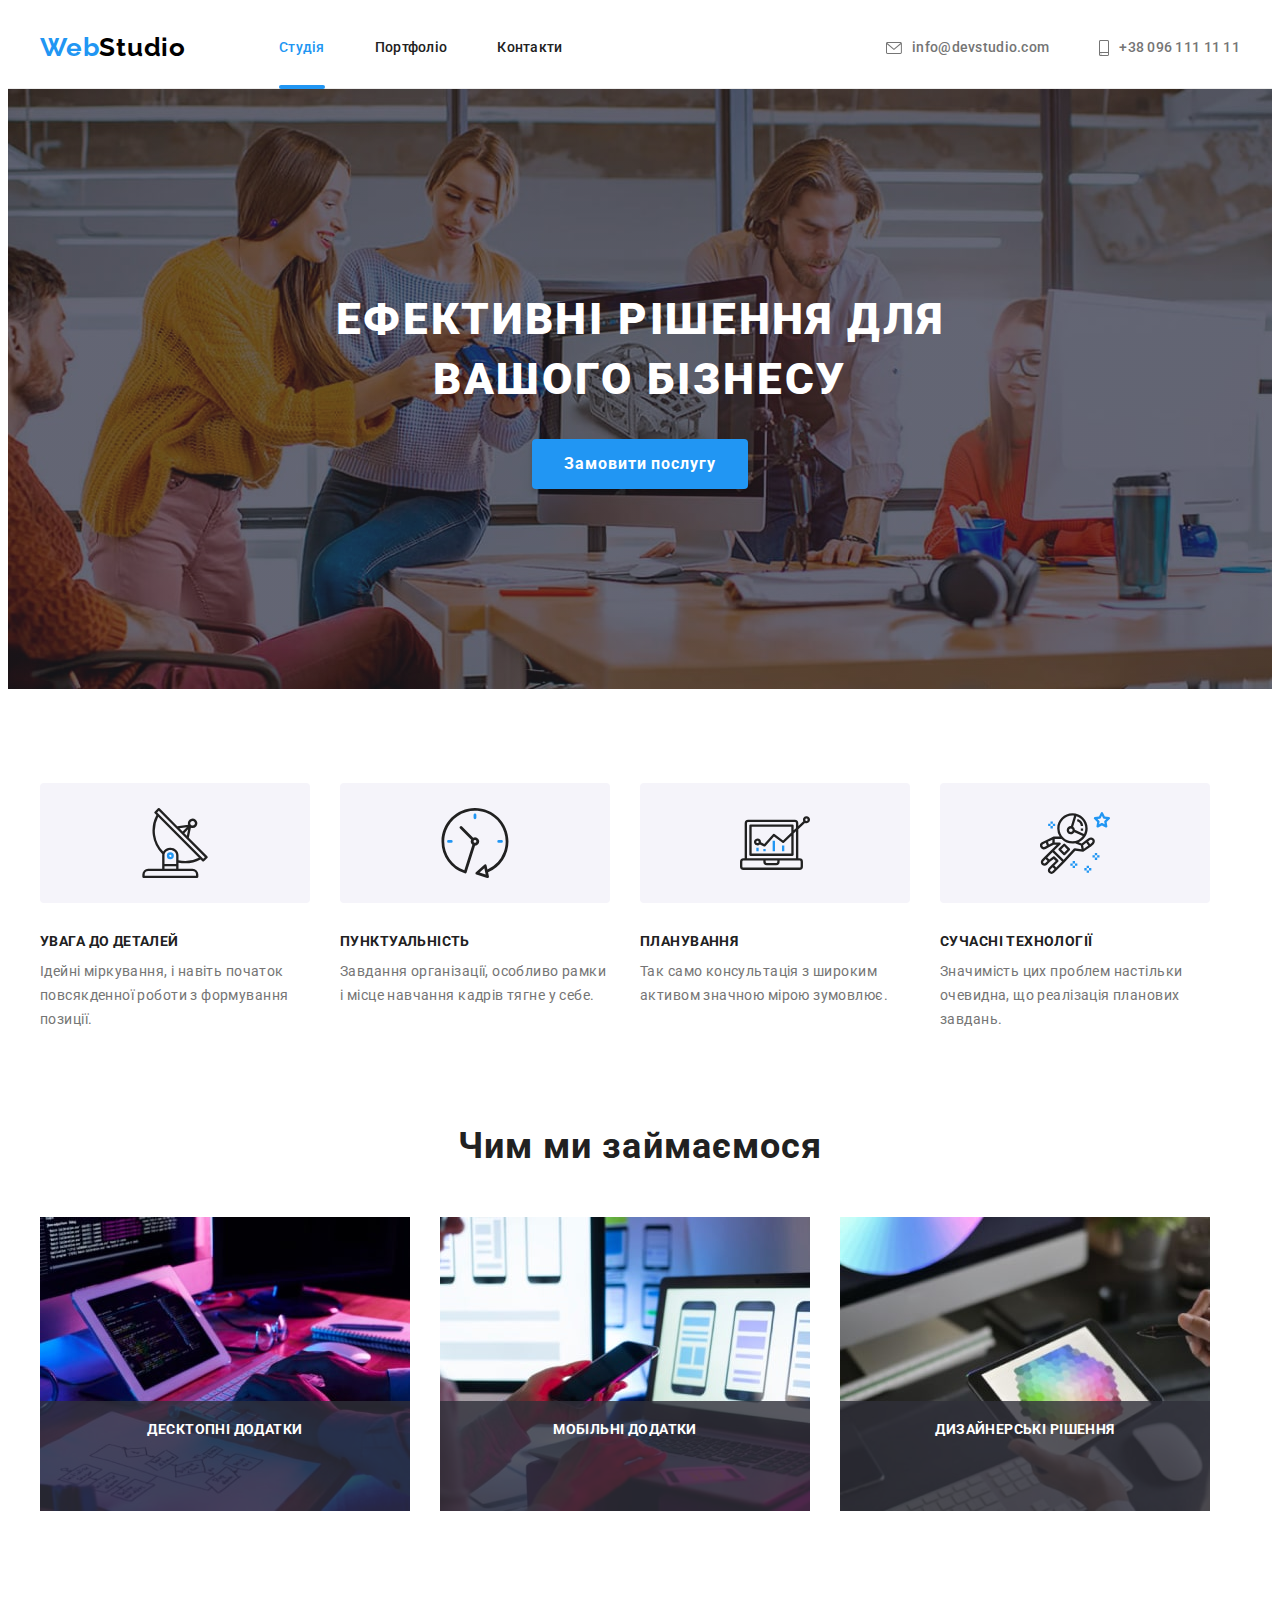
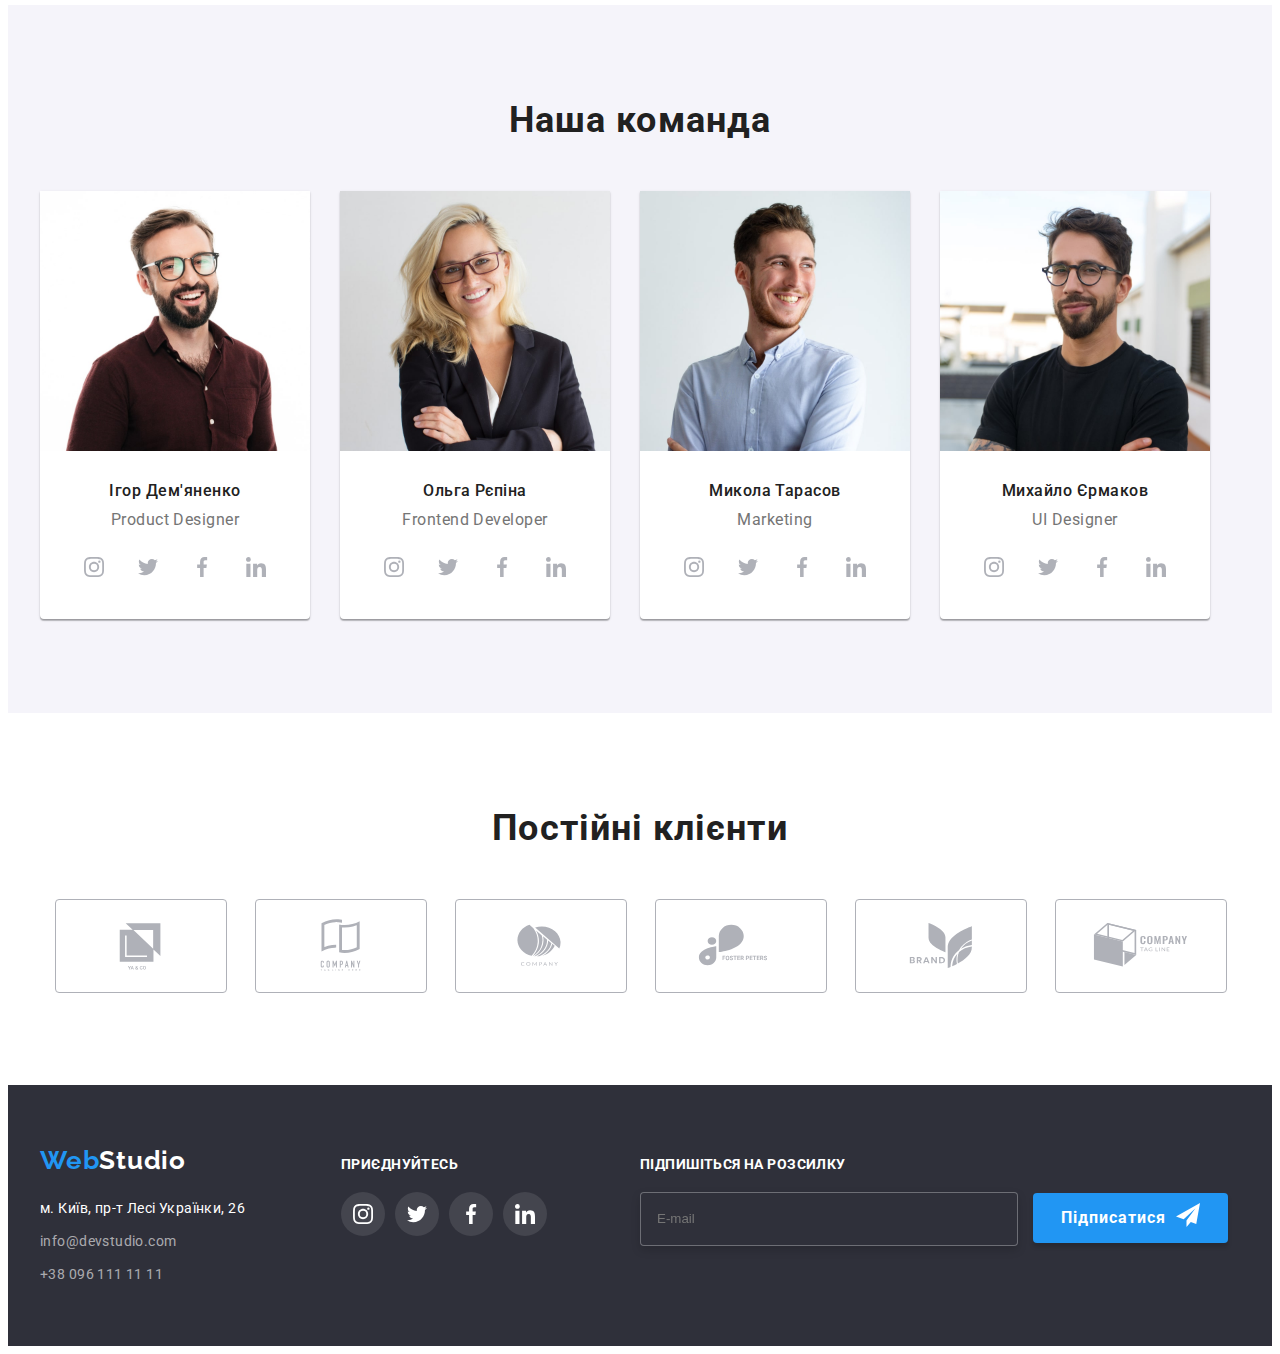
<file: index.html>
<!DOCTYPE html>
<html lang="uk">
  <head>
    <meta charset="UTF-8" />
    <meta http-equiv="X-UA-Compatible" content="IE=edge" />
    <meta name="viewport" content="width=device-width, initial-scale=1.0" />
    <title>WebStudio2</title>
    <!--Normalise-->
    <link
      rel="stylesheet"
      href="https://cdnjs.cloudflare.com/ajax/libs/modern-normalize/1.1.0/modern-normalize.min.css"
      integrity="sha512-wpPYUAdjBVSE4KJnH1VR1HeZfpl1ub8YT/NKx4PuQ5NmX2tKuGu6U/JRp5y+Y8XG2tV+wKQpNHVUX03MfMFn9Q=="
      crossorigin="anonymous"
      referrerpolicy="no-referrer"
    />
    <!--Custom Styles-->
    <link
      href="https://fonts.googleapis.com/css2?family=Raleway:wght@700&family=Roboto:wght@400;500;700;900&display=swap"
      rel="stylesheet"
    />
    <link rel="stylesheet" href="./css/styles.css" />
  </head>

  <body>
    <!-- Верхня лінія -->
    <header class="page-header header-border">
      <div class="header-container container">
        <nav class="header-nav">
          <a class="logo link" href="./index.html">Web<span class="logo-header">Studio</span></a>
          <ul class="header-nav-list list site-nav">
            <li class="header-nav-item">
              <a class="header-nav-link link current" href="./index.html">Студія</a>
            </li>
            <li class="header-nav-item">
              <a class="header-nav-link link" href="./portfolio.html">Портфоліо</a>
            </li>
            <li class="header-nav-item">
              <a class="header-nav-link link" href="./index.html">Контакти</a>
            </li>
          </ul>
        </nav>
        <ul class="header-contact list">
          <li>
            <a class="link header-mail" href="mailto:info@devstudio.com"
              ><svg class="header-icon" width="16" height="12">
                <use href="./images/icons.svg#envelope"></use>
              </svg>
              info@devstudio.com</a
            >
          </li>
          <li>
            <a class="link header-tel" href="tel:+380961111111"
              ><svg class="header-icon" width="10" height="16">
                <use href="./images/icons.svg#smartphone"></use>
              </svg>
              +38 096 111 11 11</a
            >
          </li>
        </ul>
      </div>
    </header>
    <!-- Шапка -->
    <main>
      <section class="main-bg section">
        <div class="container">
          <h1 class="main-title">Ефективні рішення для вашого бізнесу</h1>
          <button type="button" class="main-btn" data-modal-open>Замовити послугу</button>
        </div>
      </section>
      <!-- Особливості -->
      <section class="features section">
        <div class="container">
          <h2 class="visually-hidden">Особливості</h2>
          <ul class="features-list list">
            <li class="features-item">
              <div class="features-icon-list">
                <svg class="feature-icon" width="70" height="70">
                  <use href="./images/icons.svg#antenna"></use>
                </svg>
              </div>
              <h3 class="fetures-title">УВАГА ДО ДЕТАЛЕЙ</h3>
              <p class="features-text">
                Ідейні міркування, і навіть початок повсякденної роботи з формування позиції.
              </p>
            </li>
            <li class="features-item">
              <div class="features-icon-list">
                <svg class="feature-icon" width="70" height="70">
                  <use href="./images/icons.svg#clock"></use>
                </svg>
              </div>
              <h3 class="fetures-title">ПУНКТУАЛЬНІСТЬ</h3>
              <p class="features-text">
                Завдання організації, особливо рамки і місце навчання кадрів тягне у себе.
              </p>
            </li>
            <li class="features-item">
              <div class="features-icon-list">
                <svg class="feature-icon" width="70" height="70">
                  <use href="./images/icons.svg#diagram"></use>
                </svg>
              </div>
              <h3 class="fetures-title">ПЛАНУВАННЯ</h3>
              <p class="features-text">
                Так само консультація з широким активом значною мірою зумовлює.
              </p>
            </li>
            <li class="features-item">
              <div class="features-icon-list">
                <svg class="feature-icon" width="70" height="70">
                  <use href="./images/icons.svg#astronaut"></use>
                </svg>
              </div>
              <h3 class="fetures-title">СУЧАСНІ ТЕХНОЛОГІЇ</h3>
              <p class="features-text">
                Значимість цих проблем настільки очевидна, що реалізація планових завдань.
              </p>
            </li>
          </ul>
        </div>
      </section>
      <!--  Чим ми займаємось -->
      <section class="section-bgr section">
        <div class="container">
          <h2 class="section-title">Чим ми займаємося</h2>
          <ul class="work-img list">
            <li class="work-img-item">
              <img
                src="./images/what-we-do/img-0-min.jpg"
                alt="планшет з клавіатурою"
                width="370"
                height="294"
              />
              <div class="overlay">
                <p class="overlay-text">Десктопні додатки</p>
              </div>
            </li>
            <li class="work-img-item">
              <img src="./images/what-we-do/img-1-min.jpg" alt="ноутбук" width="370" height="294" />
              <div class="overlay">
                <p class="overlay-text">Мобільні додатки</p>
              </div>
            </li>
            <li class="work-img-item">
              <img src="./images/what-we-do/img-2-min.jpg" alt="планшет" width="370" height="294" />
              <div class="overlay">
                <p class="overlay-text">Дизайнерські рішення</p>
              </div>
            </li>
          </ul>
        </div>
      </section>
      <!-- Команда -->
      <section class="team-section section">
        <div class="container">
          <h2 class="section-title">Наша команда</h2>
          <ul class="team-card list">
            <li class="card">
              <img src="./images/team/igor.jpg" alt="Ігор Дем'яненко" width="270" height="260" />
              <div class="team-descr">
                <h3 class="team-title">Ігор Дем'яненко</h3>
                <p class="team-text" lang="en">Product Designer</p>
                <div>
                  <ul class="socials list">
                    <li class="socials-item">
                      <a
                        class="socials-link link"
                        href="https://www.instagram.com"
                        aria-label="Instagram icon"
                        target="_blank"
                        rel="noopener noreferrer"
                        ><svg class="socials-icon" width="20" height="20">
                          <use href="./images/icons.svg#instagram"></use>
                        </svg>
                      </a>
                    </li>
                    <li class="socials-item">
                      <a
                        class="socials-link link"
                        href="https://twitter.com"
                        aria-label="Twitter icon"
                        target="_blank"
                        rel="noopener noreferrer"
                        ><svg class="socials-icon" width="20" height="20">
                          <use href="./images/icons.svg#twitter"></use>
                        </svg>
                      </a>
                    </li>
                    <li class="socials-item">
                      <a
                        class="socials-link link"
                        href="https://www.facebook.com"
                        aria-label="Facebook icon"
                        target="_blank"
                        rel="noopener noreferrer"
                        ><svg class="socials-icon" width="20" height="20">
                          <use href="./images/icons.svg#facebook"></use>
                        </svg>
                      </a>
                    </li>
                    <li class="socials-item">
                      <a
                        class="socials-link link"
                        href="https://www.linkedin.com"
                        aria-label="Linkedin icon"
                        target="_blank"
                        rel="noopener noreferrer"
                        ><svg class="socials-icon" width="20" height="20">
                          <use href="./images/icons.svg#linkedin"></use>
                        </svg>
                      </a>
                    </li>
                  </ul>
                </div>
              </div>
            </li>
            <li class="card">
              <img src="./images/team/olga.jpg" alt="Ольга Рєпіна" width="270" height="260" />
              <div class="team-descr">
                <h3 class="team-title">Ольга Рєпіна</h3>
                <p class="team-text" lang="en">Frontend Developer</p>
                <div>
                  <ul class="socials list">
                    <li class="socials-item">
                      <a
                        class="socials-link link"
                        href="https://www.instagram.com"
                        aria-label="Instagram icon"
                        target="_blank"
                        rel="noopener noreferrer"
                        ><svg class="socials-icon" width="20" height="20">
                          <use href="./images/icons.svg#instagram"></use>
                        </svg>
                      </a>
                    </li>
                    <li class="socials-item">
                      <a
                        class="socials-link link"
                        href="https://twitter.com"
                        aria-label="Twitter icon"
                        target="_blank"
                        rel="noopener noreferrer"
                        ><svg class="socials-icon" width="20" height="20">
                          <use href="./images/icons.svg#twitter"></use>
                        </svg>
                      </a>
                    </li>
                    <li class="socials-item">
                      <a
                        class="socials-link link"
                        href="https://www.facebook.com"
                        aria-label="Facebook icon"
                        target="_blank"
                        rel="noopener noreferrer"
                        ><svg class="socials-icon" width="20" height="20">
                          <use href="./images/icons.svg#facebook"></use>
                        </svg>
                      </a>
                    </li>
                    <li class="socials-item">
                      <a
                        class="socials-link link"
                        href="https://www.linkedin.com"
                        aria-label="Linkedin icon"
                        target="_blank"
                        rel="noopener noreferrer"
                        ><svg class="socials-icon" width="20" height="20">
                          <use href="./images/icons.svg#linkedin"></use>
                        </svg>
                      </a>
                    </li>
                  </ul>
                </div>
              </div>
            </li>
            <li class="card">
              <img src="./images/team/mykola.jpg" alt="Микола Тарасов" width="270" height="260" />
              <div class="team-descr">
                <h3 class="team-title">Микола Тарасов</h3>
                <p class="team-text" lang="en">Marketing</p>
                <div>
                  <ul class="socials list">
                    <li class="socials-item">
                      <a
                        class="socials-link link"
                        href="https://www.instagram.com"
                        aria-label="Instagram icon"
                        target="_blank"
                        rel="noopener noreferrer"
                        ><svg class="socials-icon" width="20" height="20">
                          <use href="./images/icons.svg#instagram"></use>
                        </svg>
                      </a>
                    </li>
                    <li class="socials-item">
                      <a
                        class="socials-link link"
                        href="https://twitter.com"
                        aria-label="Twitter icon"
                        target="_blank"
                        rel="noopener noreferrer"
                        ><svg class="socials-icon" width="20" height="20">
                          <use href="./images/icons.svg#twitter"></use>
                        </svg>
                      </a>
                    </li>
                    <li class="socials-item">
                      <a
                        class="socials-link link"
                        href="https://www.facebook.com"
                        aria-label="Facebook icon"
                        target="_blank"
                        rel="noopener noreferrer"
                        ><svg class="socials-icon" width="20" height="20">
                          <use href="./images/icons.svg#facebook"></use>
                        </svg>
                      </a>
                    </li>
                    <li class="socials-item">
                      <a
                        class="socials-link link"
                        href="https://www.linkedin.com"
                        aria-label="Linkedin icon"
                        target="_blank"
                        rel="noopener noreferrer"
                        ><svg class="socials-icon" width="20" height="20">
                          <use href="./images/icons.svg#linkedin"></use>
                        </svg>
                      </a>
                    </li>
                  </ul>
                </div>
              </div>
            </li>
            <li class="card">
              <img src="./images/team/myhaylo.jpg" alt="Михайло Єрмаков" width="270" height="260" />
              <div class="team-descr">
                <h3 class="team-title">Михайло Єрмаков</h3>
                <p class="team-text" lang="en">UI Designer</p>
                <div>
                  <ul class="socials list">
                    <li class="socials-item">
                      <a
                        class="socials-link link"
                        href="https://www.instagram.com"
                        aria-label="Instagram icon"
                        target="_blank"
                        rel="noopener noreferrer"
                        ><svg class="socials-icon" width="20" height="20">
                          <use href="./images/icons.svg#instagram"></use>
                        </svg>
                      </a>
                    </li>
                    <li class="socials-item">
                      <a
                        class="socials-link link"
                        href="https://twitter.com"
                        aria-label="Twitter icon"
                        target="_blank"
                        rel="noopener noreferrer"
                        ><svg class="socials-icon" width="20" height="20">
                          <use href="./images/icons.svg#twitter"></use>
                        </svg>
                      </a>
                    </li>
                    <li class="socials-item">
                      <a
                        class="socials-link link"
                        href="https://www.facebook.com"
                        aria-label="Facebook icon"
                        target="_blank"
                        rel="noopener noreferrer"
                        ><svg class="socials-icon" width="20" height="20">
                          <use href="./images/icons.svg#facebook"></use>
                        </svg>
                      </a>
                    </li>
                    <li class="socials-item">
                      <a
                        class="socials-link link"
                        href="https://www.linkedin.com"
                        aria-label="Linkedin icon"
                        target="_blank"
                        rel="noopener noreferrer"
                        ><svg class="socials-icon" width="20" height="20">
                          <use href="./images/icons.svg#linkedin"></use>
                        </svg>
                      </a>
                    </li>
                  </ul>
                </div>
              </div>
            </li>
          </ul>
        </div>
      </section>
      <!--Постійні клієнти-->
      <section class="section">
        <div class="container">
          <h2 class="section-title">Постійні клієнти</h2>
          <ul class="clients-list list">
            <li class="clients-list-item">
              <a class="clients-link" href=""
                ><svg class="company-icon" width="106" height="60">
                  <use href="./images/icons.svg#logo1"></use>
                </svg>
              </a>
            </li>
            <li class="clients-list-item">
              <a class="clients-link" href=""
                ><svg class="company-icon" width="106" height="60">
                  <use href="./images/icons.svg#logo2"></use>
                </svg>
              </a>
            </li>
            <li class="clients-list-item">
              <a class="clients-link" href=""
                ><svg class="company-icon" width="106" height="60">
                  <use href="./images/icons.svg#logo3"></use>
                </svg>
              </a>
            </li>
            <li class="clients-list-item">
              <a class="clients-link" href=""
                ><svg class="company-icon" width="106" height="60">
                  <use href="./images/icons.svg#logo4"></use>
                </svg>
              </a>
            </li>
            <li class="clients-list-item">
              <a class="clients-link" href=""
                ><svg class="company-icon" width="106" height="60">
                  <use href="./images/icons.svg#logo5"></use>
                </svg>
              </a>
            </li>
            <li class="clients-list-item">
              <a class="clients-link" href=""
                ><svg class="company-icon" width="106" height="60">
                  <use href="./images/icons.svg#logo6"></use>
                </svg>
              </a>
            </li>
          </ul>
        </div>
      </section>
    </main>
    <!-- Підвал -->
    <footer class="footer-bgr">
      <div class="container footer-container">
        <div class="adress-wrapper">
          <a class="logo link" href="./index.html">Web<span class="logo-footer">Studio</span></a>
          <address>
            <ul class="list footer-info">
              <li>
                <a
                  class="link footer-ad"
                  href="https://goo.gl/maps/rZQNsx2Azzac7aHD6"
                  rel="noopener noreferrer nofollow"
                  target="_blank"
                  >м. Київ, пр-т Лесі Українки, 26</a
                >
              </li>
              <li>
                <a class="link footer-contact" href="mailto:info@devstudio.com"
                  >info@devstudio.com</a
                >
              </li>
              <li>
                <a class="link footer-contact" href="tel:+380961111111">+38 096 111 11 11</a>
              </li>
            </ul>
          </address>
        </div>
        <div class="footer-socials">
          <div class="footer-title">
            <h2 class="footer-socials-title">Приєднуйтесь</h2>
          </div>
          <div class="footer-icons">
            <ul class="socials list">
              <li class="socials-item socials-footer">
                <a
                  class="footer-socials-link link"
                  href="https://www.instagram.com"
                  aria-label="Instagram icon"
                  target="_blank"
                  rel="noopener noreferrer"
                  ><svg class="socials-icon-footer" width="20" height="20">
                    <use href="./images/icons.svg#instagram"></use>
                  </svg>
                </a>
              </li>
              <li class="socials-item socials-footer">
                <a
                  class="footer-socials-link link"
                  href="https://twitter.com"
                  aria-label="Twitter icon"
                  target="_blank"
                  rel="noopener noreferrer"
                  ><svg class="socials-icon-footer" width="20" height="20">
                    <use href="./images/icons.svg#twitter"></use>
                  </svg>
                </a>
              </li>
              <li class="socials-item socials-footer">
                <a
                  class="footer-socials-link link"
                  href="https://www.facebook.com"
                  aria-label="Facebook icon"
                  target="_blank"
                  rel="noopener noreferrer"
                  ><svg class="socials-icon-footer" width="20" height="20">
                    <use href="./images/icons.svg#facebook"></use>
                  </svg>
                </a>
              </li>
              <li class="socials-item socials-footer">
                <a
                  class="footer-socials-link link"
                  href="https://www.linkedin.com"
                  aria-label="Linkedin icon"
                  target="_blank"
                  rel="noopener noreferrer"
                  ><svg class="socials-icon-footer" width="20" height="20">
                    <use href="./images/icons.svg#linkedin"></use>
                  </svg>
                </a>
              </li>
            </ul>
          </div>
        </div>
        <div class="footer-form">
          <h2 class="footer-socials-title">Підпишіться на розсилку</h2>
          <form name="footer-form-input" autocomplete="off">
            <label>
              <input type="email" class="email-input" name="email" placeholder="E-mail" required />
            </label>
            <button type="submit" class="footer-form-button">
              Підписатися
              <svg class="footer-form-icon" width="24" height="24">
                <use href="./images/icons.svg#icon-send"></use>
              </svg>
            </button>
          </form>
        </div>
      </div>
    </footer>
    <!--Modal window-->
    <div class="backdrop is-hidden" data-modal>
      <div class="modal">
        <button class="modal-btn" data-modal-close>
          <svg class="modal-icon" width="18" height="18">
            <use href="./images/icons.svg#close-black"></use>
          </svg>
        </button>

        <strong class="modal-form-title">Залиште свої дані, ми вам передзвонимо</strong>
        <form class="modal-form" name="modal_form">
          <div role="group" class="modal-form-group">
            <label class="modal-form-label" for="user_name">Ім'я</label>
            <div class="modal-form-wrapper">
              <input
                class="modal-form-field"
                type="text"
                name="user_name"
                id="user_name"
                required
              />
              <svg class="modal-form-icon" width="18" height="18">
                <use href="./images/icons.svg#icon-person-black"></use>
              </svg>
            </div>
            <label class="modal-form-label" for="user_phone">Телефон</label>
            <div class="modal-form-wrapper">
              <input
                class="modal-form-field"
                type="tel"
                name="user_phone"
                id="user_phone"
                required
              />
              <svg class="modal-form-icon" width="18" height="18">
                <use href="./images/icons.svg#icon-phone-black"></use>
              </svg>
            </div>
            <label class="modal-form-label" for="user_mail">Пошта</label>
            <div class="modal-form-wrapper">
              <input
                class="modal-form-field"
                type="email"
                name="user_mail"
                id="user_mail"
                required
              />
              <svg class="modal-form-icon" width="18" height="18">
                <use href="./images/icons.svg#icon-email-black"></use>
              </svg>
            </div>
            <label class="modal-form-label" for="user_mesage">Коментар</label>
            <textarea
              class="modal-form-mesage"
              name="user_mesage"
              id="user_mesage"
              cols=""
              rows="7"
              placeholder="Введіть текст"
            ></textarea>
            <div class="modal-form-agreement" role="group">
              <input class="modal-form-checkbox" type="checkbox" id="user_agreement" required />
              <label class="modal-form-agreement-descr" for="user_agreement"
                >Погоджуюся з розсилкою та приймаю
                <a class="modal-form-agreement-link" href="">Умови договору</a></label
              >
            </div>
            <button class="modal-form-btn" type="submit">Відправити</button>
          </div>
        </form>
      </div>
    </div>

    <script src="./js/modal.js"></script>
  </body>
</html>
</file>
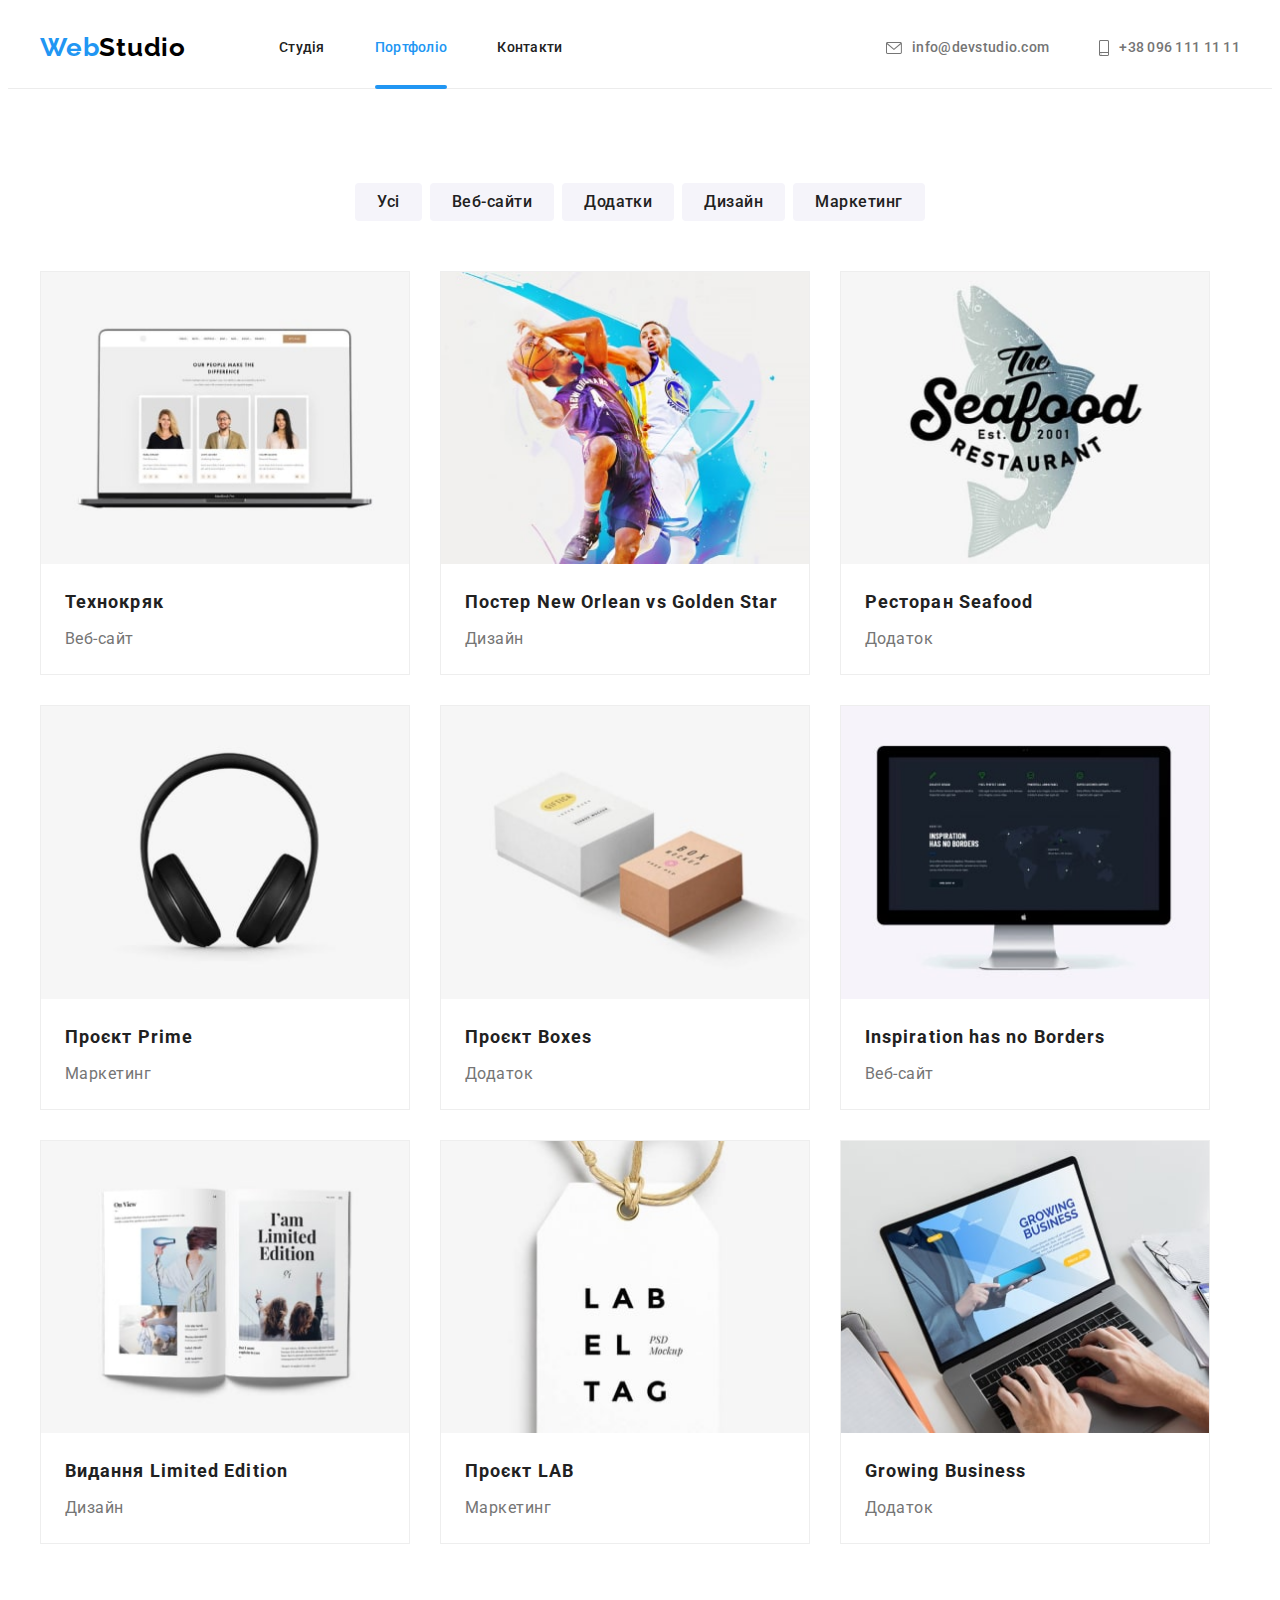
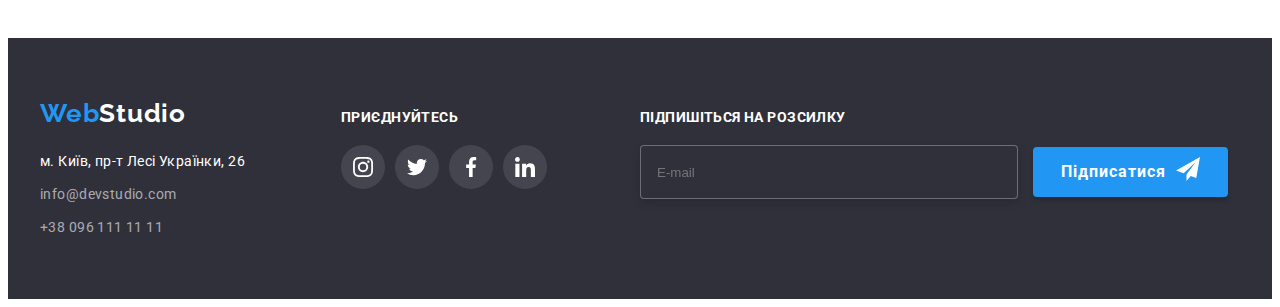
<file: portfolio.html>
<!DOCTYPE html>
<html lang="uk">
  <head>
    <meta charset="UTF-8" />
    <meta http-equiv="X-UA-Compatible" content="IE=edge" />
    <meta name="viewport" content="width=device-width, initial-scale=1.0" />
    <title>WebStudio2</title>
    <!--Normalise-->
    <link
      rel="stylesheet"
      href="https://cdnjs.cloudflare.com/ajax/libs/modern-normalize/1.1.0/modern-normalize.min.css"
      integrity="sha512-wpPYUAdjBVSE4KJnH1VR1HeZfpl1ub8YT/NKx4PuQ5NmX2tKuGu6U/JRp5y+Y8XG2tV+wKQpNHVUX03MfMFn9Q=="
      crossorigin="anonymous"
      referrerpolicy="no-referrer"
    />
    <!--Custom Styles-->
    <link
      href="https://fonts.googleapis.com/css2?family=Raleway:wght@700&family=Roboto:wght@400;500;700;900&display=swap"
      rel="stylesheet"
    />
    <link rel="stylesheet" href="./css/styles.css" />
  </head>
  <body>
    <!-- Верхня лінія -->
    <header class="page-header header-border">
      <div class="header-container container">
        <nav class="header-nav">
          <a class="logo link" href="./index.html">Web<span class="logo-header">Studio</span></a>
          <ul class="header-nav-list list site-nav">
            <li class="header-nav-item">
              <a class="header-nav-link link" href="./index.html">Студія</a>
            </li>
            <li class="header-nav-item">
              <a class="header-nav-link link current" href="./portfolio.html">Портфоліо</a>
            </li>
            <li class="header-nav-item">
              <a class="header-nav-link link" href="./index.html">Контакти</a>
            </li>
          </ul>
        </nav>
        <ul class="header-contact list">
          <li>
            <a class="link header-mail" href="mailto:info@devstudio.com"
              ><svg class="header-icon" width="16" height="12">
                <use href="./images/icons.svg#envelope"></use></svg
              >info@devstudio.com</a
            >
          </li>
          <li>
            <a class="link header-tel" href="tel:+380961111111"
              ><svg class="header-icon" width="10" height="16">
                <use href="./images/icons.svg#smartphone"></use></svg
              >+38 096 111 11 11</a
            >
          </li>
        </ul>
      </div>
    </header>
    <!--button list----->
    <main>
      <section class="section">
        <div class="container">
          <h1 class="visually-hidden"></h1>
          <ul class="filter">
            <li class="list button-list"><button type="button" class="btn-text">Усі</button></li>
            <li class="list button-list">
              <button type="button" class="btn-text">Веб-сайти</button>
            </li>
            <li class="list button-list">
              <button type="button" class="btn-text">Додатки</button>
            </li>
            <li class="list button-list"><button type="button" class="btn-text">Дизайн</button></li>
            <li class="list button-list">
              <button type="button" class="btn-text">Маркетинг</button>
            </li>
          </ul>

          <!-- Portfolio -->

          <ul class="list portfolio-card">
            <li class="box img-border portfolio-item">
              <div class="portfolio-thumb">
                <img src="./portfolio-img/web.jpg" alt="laptop" width="370" height="294" />
                <div class="overlay-portfolio">
                  <p class="overlay-text-portfolio">
                    Ресурс пропонує комплексні пропозиції з різним рівнем функціоналу та сервісів.
                    Все це дозволить відвідувачу отримати вичерпні відомості про компанію чи
                    приватну особу.
                  </p>
                </div>
              </div>
              <h3 class="portfolio-title">Технокряк</h3>
              <p class="portfolio-descr">Веб-сайт</p>
            </li>
            <li class="box img-border">
              <img src="./portfolio-img/design.jpg" alt="basketboll" width="370" height="294" />
              <h3 class="portfolio-title">Постер New Orlean vs Golden Star</h3>
              <p class="portfolio-descr">Дизайн</p>
            </li>
            <li class="box img-border">
              <img src="./portfolio-img/app.jpg" alt="seafood logo" width="370" height="294" />
              <h3 class="portfolio-title">Ресторан Seafood</h3>
              <p class="portfolio-descr">Додаток</p>
            </li>
            <li class="box img-border">
              <img src="./portfolio-img/market.jpg" alt="headphones" width="370" height="294" />
              <h3 class="portfolio-title">Проєкт Prime</h3>
              <p class="portfolio-descr">Маркетинг</p>
            </li>
            <li class="box img-border">
              <img src="./portfolio-img/boxes.jpg" alt="two boxes" width="370" height="294" />
              <h3 class="portfolio-title">Проєкт Boxes</h3>
              <p class="portfolio-descr">Додаток</p>
            </li>
            <li class="box img-border">
              <img src="./portfolio-img/web2.jpg" alt="screen" width="370" height="294" />
              <h3 class="portfolio-title">Inspiration has no Borders</h3>
              <p class="portfolio-descr">Веб-сайт</p>
            </li>
            <li class="box img-border">
              <img src="./portfolio-img/book.jpg" alt="open book" width="370" height="294" />
              <h3 class="portfolio-title">Видання Limited Edition</h3>
              <p class="portfolio-descr">Дизайн</p>
            </li>
            <li class="box img-border">
              <img src="./portfolio-img/lab.jpg" alt="tag" width="370" height="294" />
              <h3 class="portfolio-title">Проєкт LAB</h3>
              <p class="portfolio-descr">Маркетинг</p>
            </li>
            <li class="box img-border">
              <img src="./portfolio-img/laptop.jpg" alt="open laptop" width="370" height="294" />
              <h3 class="portfolio-title">Growing Business</h3>
              <p class="portfolio-descr">Додаток</p>
            </li>
          </ul>
        </div>
      </section>
    </main>
    <!-- Підвал -->
    <footer class="footer-bgr">
      <div class="container footer-container">
        <div class="adress-wrapper">
          <a class="logo link" href="./index.html">Web<span class="logo-footer">Studio</span></a>
          <address>
            <ul class="list footer-info">
              <li>
                <a
                  class="link footer-ad"
                  href="https://goo.gl/maps/rZQNsx2Azzac7aHD6"
                  rel="noopener noreferrer nofollow"
                  target="_blank"
                  >м. Київ, пр-т Лесі Українки, 26</a
                >
              </li>
              <li>
                <a class="link footer-contact" href="mailto:info@devstudio.com"
                  >info@devstudio.com</a
                >
              </li>
              <li>
                <a class="link footer-contact" href="tel:+380961111111">+38 096 111 11 11</a>
              </li>
            </ul>
          </address>
        </div>
        <div class="footer-socials">
          <div class="footer-title">
            <h2 class="footer-socials-title">Приєднуйтесь</h2>
          </div>
          <div class="footer-icons">
            <ul class="socials list">
              <li class="socials-item socials-footer">
                <a
                  class="footer-socials-link link"
                  href="https://www.instagram.com"
                  aria-label="Instagram icon"
                  target="_blank"
                  rel="noopener noreferrer"
                  ><svg class="socials-icon-footer" width="20" height="20">
                    <use href="./images/icons.svg#instagram"></use>
                  </svg>
                </a>
              </li>
              <li class="socials-item socials-footer">
                <a
                  class="footer-socials-link link"
                  href="https://twitter.com"
                  aria-label="Twitter icon"
                  target="_blank"
                  rel="noopener noreferrer"
                  ><svg class="socials-icon-footer" width="20" height="20">
                    <use href="./images/icons.svg#twitter"></use>
                  </svg>
                </a>
              </li>
              <li class="socials-item socials-footer">
                <a
                  class="footer-socials-link link"
                  href="https://www.facebook.com"
                  aria-label="Facebook icon"
                  target="_blank"
                  rel="noopener noreferrer"
                  ><svg class="socials-icon-footer" width="20" height="20">
                    <use href="./images/icons.svg#facebook"></use>
                  </svg>
                </a>
              </li>
              <li class="socials-item socials-footer">
                <a
                  class="footer-socials-link link"
                  href="https://www.linkedin.com"
                  aria-label="Linkedin icon"
                  target="_blank"
                  rel="noopener noreferrer"
                  ><svg class="socials-icon-footer" width="20" height="20">
                    <use href="./images/icons.svg#linkedin"></use>
                  </svg>
                </a>
              </li>
            </ul>
          </div>
        </div>
        <div class="footer-form">
          <h2 class="footer-socials-title">Підпишіться на розсилку</h2>
          <form name="footer-form-input" autocomplete="off">
            <label>
              <input type="email" class="email-input" name="email" placeholder="E-mail" required />
            </label>
            <button type="submit" class="footer-form-button">
              Підписатися
              <svg class="footer-form-icon" width="24" height="24">
                <use href="./images/icons.svg#icon-send"></use>
              </svg>
            </button>
          </form>
        </div>
      </div>
    </footer>
  </body>
</html>
</file>
<file: css/styles.css>
:root {
  --main-title-color: #ffffff;
  --acsent-colour: #2196f3;
  --text-color: #212121;
  --description-text-color: #757575;

  --o-transition-timing-function: cubic-bezier(0.4, 0, 0.2, 1);
  --o-transition-duration: 250ms;
}

body {
  font-family: 'Roboto', sans-serif;
  background-color: var(--main-title-color);
  color: var(--text-color);
  font-size: 14px;
}

/*-------Reset---------*/
/* Стили для обнуления верхних отступов у элементов  */
h1,
h2,
h3,
h4,
h5,
h6,
p {
  margin: 0;
}

/* Класс для обнуления базовых свойств у списков (ul)  */
.list {
  list-style: none;
  padding-left: 0;
  margin: 0;
}

/* Класс для обнуления базовых свойств у ссылок  */
.link {
  text-decoration: none;
  color: inherit;
}

/* Свойства для корректного отображения картинок  */
img {
  display: block;
  max-width: 100%;
  height: auto;
}

/* Свойства для обнуления курсива у address  */

address {
  font-style: normal;
}

/* components */
.container {
  width: 1200px;
  padding: 0 15px;
  margin: 0 auto;
}

.section {
  padding-top: 94px;
  padding-bottom: 94px;
}

.visually-hidden {
  position: absolute;
  white-space: nowrap;
  width: 1px;
  height: 1px;
  overflow: hidden;
  border: 0;
  padding: 0;
  clip: rect(0 0 0 0);
  clip-path: inset(50%);
  margin: -1px;
}
/*-------------------------------------------------------Header----------*/

.header .container {
  padding-left: 215px;
  padding-right: 215px;
}
.header-container {
  display: flex;
  align-items: center;
}

.logo {
  font-family: 'Raleway', sans-serif;
  font-style: normal;
  font-weight: 700;
  font-size: 26px;
  line-height: 31px;
  letter-spacing: 0.03em;
  color: var(--acsent-colour);
  margin-right: 93px;
}
.logo-header {
  color: #000000;
}

.header-nav-list {
  display: flex;
  align-items: center;
  gap: 50px;
}

.site-nav .link.current {
  color: var(--acsent-colour);
}

.header-nav-item {
  gap: 50px;
}

.header-nav-link {
  position: relative;
  font-weight: 500;
  line-height: 1.14;
  letter-spacing: 0.02em;
  color: var(--text-color);
  padding-top: 32px;
  padding-bottom: 32px;
  display: block;
  transition: color var(--o-transition-duration) var(--o-transition-timing-function);
}
.header-nav-link:hover,
.header-nav-link:focus {
  color: var(--acsent-colour);
}

.header-nav-link.current::after {
  content: '';
  display: block;
  position: absolute;

  width: 100%;
  height: 4px;

  border-radius: 2px;
  background-color: var(--acsent-colour);
  bottom: -1px;
  transition: transform var(--o-transition-duration) var(--o-transition-timing-function);
}

.header-contact {
  display: flex;
  align-items: center;
  gap: 50px;
}

.header-tel {
  display: flex;
  align-items: center;
  font-weight: 500;
  line-height: 1.14;
  letter-spacing: 0.02em;
  color: var(--description-text-color);
  transition: color var(--o-transition-duration) var(--o-transition-timing-function);
}

.header-mail {
  display: flex;
  align-items: center;
  font-weight: 500;
  line-height: 1.14;
  letter-spacing: 0.02em;
  color: var(--description-text-color);
  transition: color var(--o-transition-duration) var(--o-transition-timing-function);
}

.header-tel:hover,
.header-tel:focus {
  color: var(--acsent-colour);
}

.header-mail:hover,
.header-mail:focus {
  color: var(--acsent-colour);
}

.header-icon {
  fill: currentColor;
  margin-right: 10px;
}

.header-nav {
  display: flex;
  align-items: center;
  margin-right: auto;
}

.header-border {
  border-bottom-width: 1px;
  border-bottom-style: solid;
  border-bottom-color: #ececec;
}
/*-----------------------------------------------------Шапка--------------*/
.main-bg {
  background-color: #2f303a;
  text-align: center;
  max-width: 1600px;
  padding-top: 200px;
  padding-bottom: 200px;
  margin: 0 auto;
  background-position: center;
  background-image: linear-gradient(rgba(47, 48, 58, 0.4), rgba(47, 48, 58, 0.4)),
    url(../images/hero-bgr.jpg);
}

.main-title {
  width: 696px;
  font-weight: 900;
  font-size: 44px;
  line-height: calc(60 / 44);
  letter-spacing: 0.06em;
  text-transform: uppercase;
  color: var(--main-title-color);
  margin-bottom: 30px;
  margin-left: auto;
  margin-right: auto;
}

.main-btn {
  font-family: inherit;
  font-weight: 700;
  font-size: 16px;
  line-height: calc(30 / 16);
  display: inline-block;
  align-items: center;
  text-align: center;
  letter-spacing: 0.06em;
  color: var(--main-title-color);
  cursor: pointer;
  background-color: var(--acsent-colour);
  box-shadow: 0px 4px 4px rgba(0, 0, 0, 0.15);
  border-radius: 4px;
  border: var(--acsent-colour);
  padding: 10px 32px;
  transition: color var(--o-transition-duration) var(--o-transition-timing-function);
}
.main-btn:hover,
.main-btn:focus {
  color: #188ce8;
}
/*-------------------------------------------Особливості-----------------*/

.features {
}

.features-list {
  display: flex;
  gap: 30px;
}

.features-item {
  width: 270px;
}

.fetures-title {
  font-size: 14px;
  line-height: calc(16 / 14);
  letter-spacing: 0.03em;
  text-transform: uppercase;
  margin-bottom: 10px;
  color: var(--text-color);
}

.features-text {
  line-height: calc(24 / 14);
  letter-spacing: 0.03em;
  color: var(--description-text-color);
}

.features-icon-list {
  display: flex;
  align-items: center;
  justify-content: center;
  height: 120px;
  border-radius: 4px;
  margin-bottom: 30px;
  background-color: #f5f4fa;
}

/*-------------------------------------------Чим ми займаємось-----------------*/
.section-bgr {
  padding-top: 0;
}

.work-img {
  display: flex;
  gap: 30px;
}

.section-title {
  font-size: 36px;
  line-height: calc(42 / 36);
  text-align: center;
  letter-spacing: 0.03em;
}

.work-img-item {
  position: relative;
}

.overlay {
  position: absolute;
  bottom: 0;
  width: 100%;
  height: 70px;
  padding-top: 20px;
  padding-bottom: 20px;
  background-color: rgba(47, 48, 58, 0.8);
  backdrop-filter: #2f303acc;
}

.overlay-text {
  font-weight: 700;
  letter-spacing: 0.03em;
  text-align: center;
  text-transform: uppercase;
  color: var(--main-title-color);
}
/*-------------------------------Team-----------------------------*/

.team-section {
  background-color: #f5f4fa;
}
.section-title {
  margin-bottom: 50px;
}

.team-card {
  display: flex;
  flex-wrap: wrap;
  gap: 30px;
  flex-basis: calc(100%-90px / 4);
  align-items: center;
}

.team-title {
  font-style: normal;
  font-weight: 500;
  font-size: 16px;
  line-height: calc(19 / 16);
  letter-spacing: 0.03em;
  color: var(--text-color);
  margin-bottom: 10px;
}

.team-descr {
  padding-top: 30px;
  padding-bottom: 30px;
  text-align: center;
}

.team-text {
  font-weight: 400;
  font-style: normal;
  font-size: 16px;
  line-height: calc(19 / 16);
  letter-spacing: 0.03em;
  color: var(--description-text-color);
  margin-bottom: 16px;
}
.card {
  background: var(--main-title-color);
  border-radius: 0px 0px 4px 4px;
  box-shadow: 0px 1px 3px rgba(0, 0, 0, 0.12), 0px 1px 1px rgba(0, 0, 0, 0.14),
    0px 2px 1px rgba(0, 0, 0, 0.2);
}

.socials {
  display: flex;
  justify-content: center;
  align-items: center;
  gap: 10px;
}

.socials-link {
  display: flex;
  justify-content: center;
  align-items: center;
  width: 44px;
  height: 44px;
  border-radius: 50%;
  background-color: var(--main-title-color);
  color: #afb1b8;
  transition: background-color var(--o-transition-duration) var(--o-transition-timing-function),
    color var(--o-transition-duration) var(--o-transition-timing-function);
}

.socials-link:hover,
.socials-link:focus {
  background-color: var(--acsent-colour);
  color: var(--main-title-color);
}

.socials-icon {
  fill: currentColor;
}

/*---------Постійні клієнти------------------------*/

.clients-list {
  display: flex;
  justify-content: center;
  align-items: center;
  gap: 30px;
}

.clients-list-item {
  width: 170px;
  height: 92px;
}

.clients-link {
  display: flex;
  align-items: center;
  justify-content: center;
  width: 100%;
  height: 100%;
  border: 1px solid #afb1b8;
  border-radius: 4px;
  color: #afb1b8;
  cursor: pointer;
  transition: border-color var(--o-transition-duration) var(--o-transition-timing-function),
    color var(--o-transition-duration) var(--o-transition-timing-function);
}

.company-icon {
  fill: currentColor;
}

.clients-link:hover,
.clients-link:focus {
  color: var(--acsent-colour);
  border-color: var(--acsent-colour);
}

/*-------------------------------Footer-----------------------------*/
.footer-bgr {
  background-color: #2f303a;
  padding-top: 60px;
  padding-bottom: 60px;
}

.footer-bgr .logo {
  margin-right: 0;
  display: block;
  margin-bottom: 20px;
}

/*.footer-logo {
  font-family: 'Raleway', sans-serif;
  font-style: normal;
  font-weight: 700;
  font-size: 26px;
  line-height: 31px;
  letter-spacing: 0.03em;
  color: var(--acsent-colour);
  margin-right: 93px;
}*/

.logo-footer {
  color: var(--main-title-color);
}

.footer-info {
  display: flex;
  flex-direction: column;
  gap: 9px;
}

.footer-ad {
  font-style: normal;
  line-height: calc(24 / 14);
  letter-spacing: 0.03em;
  color: var(--main-title-color);
}

.footer-contact {
  font-style: normal;
  line-height: calc(24 / 14);
  letter-spacing: 0.03em;
  color: rgba(255, 255, 255, 0.6);
  transition: color var(--o-transition-duration) var(--o-transition-timing-function);
}

.footer-contact:hover,
.footer-contact:focus {
  color: var(--acsent-colour);
}

.adress-wrapper {
  margin-right: 70px;
  min-width: 231px;
}

.footer-container {
  display: flex;
  align-items: baseline;
}

/*----footer icons-----*/

.footer-title {
}
.footer-icons .footer-socials {
  display: flex;
  align-items: baseline;
  text-align: left;
  width: 206px;
}

.footer-socials-title {
  font-weight: 700;
  font-size: 14px;
  line-height: calc(16 / 14);
  letter-spacing: 0.03em;
  color: var(--main-title-color);
  margin-bottom: 20px;
  text-transform: uppercase;
}

.footer-socials-link {
  display: flex;
  justify-content: center;
  align-items: center;
  width: 44px;
  height: 44px;
  background-color: rgba(255, 255, 255, 0.1);
  border-radius: 50%;
  transition: background-color var(--o-transition-duration) var(--o-transition-timing-function);
}

.socials-icon-footer {
  fill: var(--main-title-color);
}

.footer-socials-link:hover,
.footer-socials-link:focus {
  background-color: var(--acsent-colour);
}

/*-----------Footer form-------------*/

.footer-form {
  margin-left: 93px;
}

.email-input {
  align-items: center;
  width: 358px;
  height: 50px;

  border: 1px solid rgba(255, 255, 255, 0.3);
  filter: drop-shadow(0px 4px 4px rgba(0, 0, 0, 0.15));
  border-radius: 4px;
  background-color: #2f303a;
  color: var(--main-title-color);
  margin-right: 12px;
  padding-left: 16px;
}

.footer-form-button {
  font-family: inherit;
  font-weight: 700;
  font-size: 16px;
  line-height: calc(30 / 16);
  display: inline-block;
  align-items: center;
  text-align: center;
  letter-spacing: 0.06em;
  color: var(--main-title-color);
  cursor: pointer;
  background-color: var(--acsent-colour);
  box-shadow: 0px 4px 4px rgba(0, 0, 0, 0.15);
  border-radius: 4px;
  border: var(--acsent-colour);
  padding: 10px 62px 10px 28px;
  transition: color var(--o-transition-duration) var(--o-transition-timing-function);
}
.footer-form-button:hover,
.footer-form-button:focus {
  color: #188ce8;
}

.footer-form-icon {
  position: absolute;
  margin-left: 10px;
  margin-right: 8px;
}

/*------------------------------------Modal window--*/
.backdrop {
  position: fixed;
  top: 0;
  left: 0;
  z-index: 100;
  width: 100%;
  height: 100%;
  background-color: rgba(0, 0, 0, 0.2);
  backdrop-filter: #00000033;
  transition: opasity var(--o-transition-duration) var(--o-transition-timing-function),
    visibility var(--o-transition-duration) var(--o-transition-timing-function);
}

.backdrop.is-hidden {
  opacity: 0;
  visibility: hidden;
  pointer-events: none;
}

.modal {
  position: absolute;
  top: 50%;
  left: 50%;
  transform: translateX(-50%) translateY(-50%);
  padding: 40px;

  width: 528px;
  height: 581px;
  background-color: var(--main-title-color);
  box-shadow: 0px 1px 3px rgba(0, 0, 0, 0.12), 0px 1px 1px rgba(0, 0, 0, 0.14),
    0px 2px 1px rgba(0, 0, 0, 0.2);
  border-radius: 4px;

  transition: transform var(--o-transition-duration) var(--o-transition-timing-function),
    opacity var(--o-transition-duration) var(--o-transition-timing-function);
}

.backdrop.is-hidden.modal {
  opacity: 0;
  transform: translateX(-50%) translateY(-50%);
}

.modal-btn {
  position: absolute;
  top: 10px;
  right: 10px;
  padding: 0;
  display: flex;
  align-items: center;
  justify-content: center;
  width: 30px;
  height: 30px;
  cursor: pointer;

  background-color: transparent;
  border-radius: 50%;
  border: 1px solid rgba(0, 0, 0, 0.1);
  transition: fill var(--o-transition-duration) var(--o-transition-timing-function);
}
.modal-btn:hover,
.modal-btn:focus {
  fill: var(--acsent-colour);
}

/*-------Modal form--------------*/

.modal-form-title {
  display: block;
  font-size: 20px;
  line-height: calc(23 / 20);
  letter-spacing: 0.03em;
  margin-bottom: 12px;
  text-align: center;
  color: var(--text-color);
}
.modal-form {
}

.modal-form-group {
}

.modal-form-label {
  display: block;
  font-size: 12px;
  margin-bottom: 4px;
  color: var(--description-text-color);
}

.modal-form-wrapper {
  position: relative;
  margin-bottom: 10px;
}

.modal-form-field {
  width: 100%;
  height: 40px;
  padding-left: 42px;
  padding-right: 40px;

  border: 1px solid rgba(33, 33, 33, 0.2);
  border-radius: 4px;
  outline: 1px solid transparent;
  transition: border var(--o-transition-duration) var(--o-transition-timing-function);
}
.modal-form-field:focus {
  border: 1px solid var(--acsent-colour);
}

.modal-form-icon {
  position: absolute;
  top: 50%;
  left: 12px;
  transform: translateY(-50%);
  transition: fill var(--o-transition-duration) var(--o-transition-timing-function);
}
.modal-form-field:focus + .modal-form-icon {
  fill: var(--acsent-colour);
}

.modal-form-mesage {
  font-size: 12px;
  width: 100%;
  height: 120px;
  padding: 12px 16px;
  margin-bottom: 20px;

  resize: none;
  border-radius: 4px;
  color: rgba(117, 117, 117, 0.5);
  border: 1px solid rgba(33, 33, 33, 0.2);
  outline: 1px solid transparent;
  transition: border var(--o-transition-duration) var(--o-transition-timing-function);
}
.modal-form-mesage:focus {
  border: 1px solid var(--acsent-colour);
}

.modal-form-agreement {
  display: flex;
  align-items: center;
  justify-content: center;
  gap: 10px;
  margin-bottom: 30px;
   height: 24px;
}

.modal-form-agreement-link {
  color: var(--acsent-colour);
  text-underline-offset: 3px;
}

.modal-form-checkbox {
  appearance: none;
  width: 16px;
  height: 15px;
  outline: 2px solid transparent;
  outline-offset: -2px;
  border: 2px solid var(--text-color);
  border-radius: 2px;
  background-color: var(--main-title-color);
  background-position: center;
  background-repeat: no-repeat;
  background-size: 0;
  transition: background-size var(--o-transition-duration) var(--o-transition-timing-function),
    background-color var(--o-transition-timing-function) var(--o-transition-duration),
    outline var(--o-transition-timing-function) var(--o-transition-duration);
}
.modal-form-checkbox:checked {
  outline: 2px solid var(--acsent-colour);
  background-color: var(--acsent-colour);
  background-image: url("data:image/svg+xml,%3Csvg width='13' height='10' viewBox='0 0 13 10' fill='none' xmlns='http://www.w3.org/2000/svg'%3E%3Cpath d='M1.95703 4.75166L1.88825 4.68604L1.81923 4.75141L0.93123 5.59258L0.854858 5.66492L0.930974 5.73753L4.42671 9.07236L4.49574 9.1382L4.56476 9.07236L12.069 1.91352L12.1449 1.84116L12.069 1.76881L11.1873 0.927644L11.1183 0.861826L11.0493 0.927611L4.49577 7.17353L1.95703 4.75166Z' fill='white' stroke='white' stroke-width='0.2'/%3E%3C/svg%3E");

  background-size: 11px 8px;
}

.modal-form-agreement-descr {
  user-select: none;
  color: var(--description-text-color);
 
}

.modal-form-btn {
  display: block;
  margin: 0 auto;
  font-family: inherit;
  font-weight: 700;
  font-size: 16px;
  line-height: calc(30 / 16);
  align-items: center;
  text-align: center;
  letter-spacing: 0.06em;
  color: var(--main-title-color);
  cursor: pointer;
  background-color: var(--acsent-colour);
  box-shadow: 0px 4px 4px rgba(0, 0, 0, 0.15);
  border-radius: 4px;
  border: var(--acsent-colour);
  padding: 10px 52px 10px 52px;
  transition: color var(--o-transition-duration) var(--o-transition-timing-function);
}

.modal-form-btn:hover,
.modal-form-btn:focus {
  color: #188ce8;
}

/*-----------------------------------Portfolio-----------------------*/
/*Button-list*/

.filter {
  display: flex;
  justify-content: center;
  gap: 8px;
  margin: 0;
  margin-bottom: 50px;
  padding-left: 0;
}

.btn-text {
  padding: 6px 22px;
  font-family: inherit;
  font-style: normal;
  font-weight: 500;
  font-size: 16px;
  line-height: calc(26 / 16);
  text-align: center;
  letter-spacing: 0.03em;
  color: var(--text-color);
  cursor: pointer;
  background-color: #f5f4fa;
  border-radius: 4px;
  border-style: none;
  transition: background-color var(--o-transition-duration) var(--o-transition-timing-function),
    color var(--o-transition-duration) var(--o-transition-timing-function),
    box-shadow var(--o-transition-duration) var(--o-transition-timing-function);
}

.btn-text:hover,
.btn-text:focus {
  background-color: var(--acsent-colour);
  color: var(--main-title-color);
  box-shadow: 0px 3px 1px rgba(0, 0, 0, 0.1), 0px 1px 2px rgba(0, 0, 0, 0.08),
    0px 2px 2px rgba(0, 0, 0, 0.12);
}

/*--------Images---------------------*/
.box {
  box-sizing: border-box;
  width: 370px;
  background: var(--main-title-color);
  transition: bow-shadow var(--o-transition-duration) var(--o-transition-timing-function);
}
.box:hover {
  box-shadow: 0px 1px 1px rgba(0, 0, 0, 0.12), 0px 4px 4px rgba(0, 0, 0, 0.06),
    1px 4px 6px rgba(0, 0, 0, 0.16);
}

.img-border {
  border: 1px solid #eeeeee;
}

.portfolio-title {
  font-weight: 700;
  font-size: 18px;
  line-height: calc(36 / 18);
  letter-spacing: 0.06em;
  color: var(--text-color);
  padding-top: 20px;
  margin-bottom: 4px;
  padding-left: 24px;
  padding-right: 24px;
}

.portfolio-descr {
  font-size: 16px;
  line-height: calc(30 / 16);
  letter-spacing: 0.03em;
  color: var(--description-text-color);
  padding-bottom: 20px;
  padding-left: 24px;
  padding-right: 24px;
}

.portfolio-card {
  display: flex;
  flex-wrap: wrap;
  gap: 30px;
  flex-basis: calc((100% - 60px) / 3);
  align-items: center;
}
/*---Overlay---*/
.portfolio-thumb {
  position: relative;
  overflow: hidden;
}

.overlay-portfolio {
  position: absolute;
  top: 0;
  left: 0;
  transform: translateY(100%);

  width: 100%;
  height: 100%;
  padding-left: 24px;
  padding-right: 24px;
  display: flex;
  align-items: center;
  color: var(--main-title-color);
  background-color: rgba(33, 150, 243, 0.9);

  transition: transform var(--o-transition-duration) var(--o-transition-timing-function);
  user-select: none;
}

.overlay-text-portfolio {
  font-size: 18px;
  line-height: calc(28 / 18);
  letter-spacing: 0.03em;
}
.portfolio-item:hover .overlay-portfolio {
  transform: translateY(0);
}
</file>
